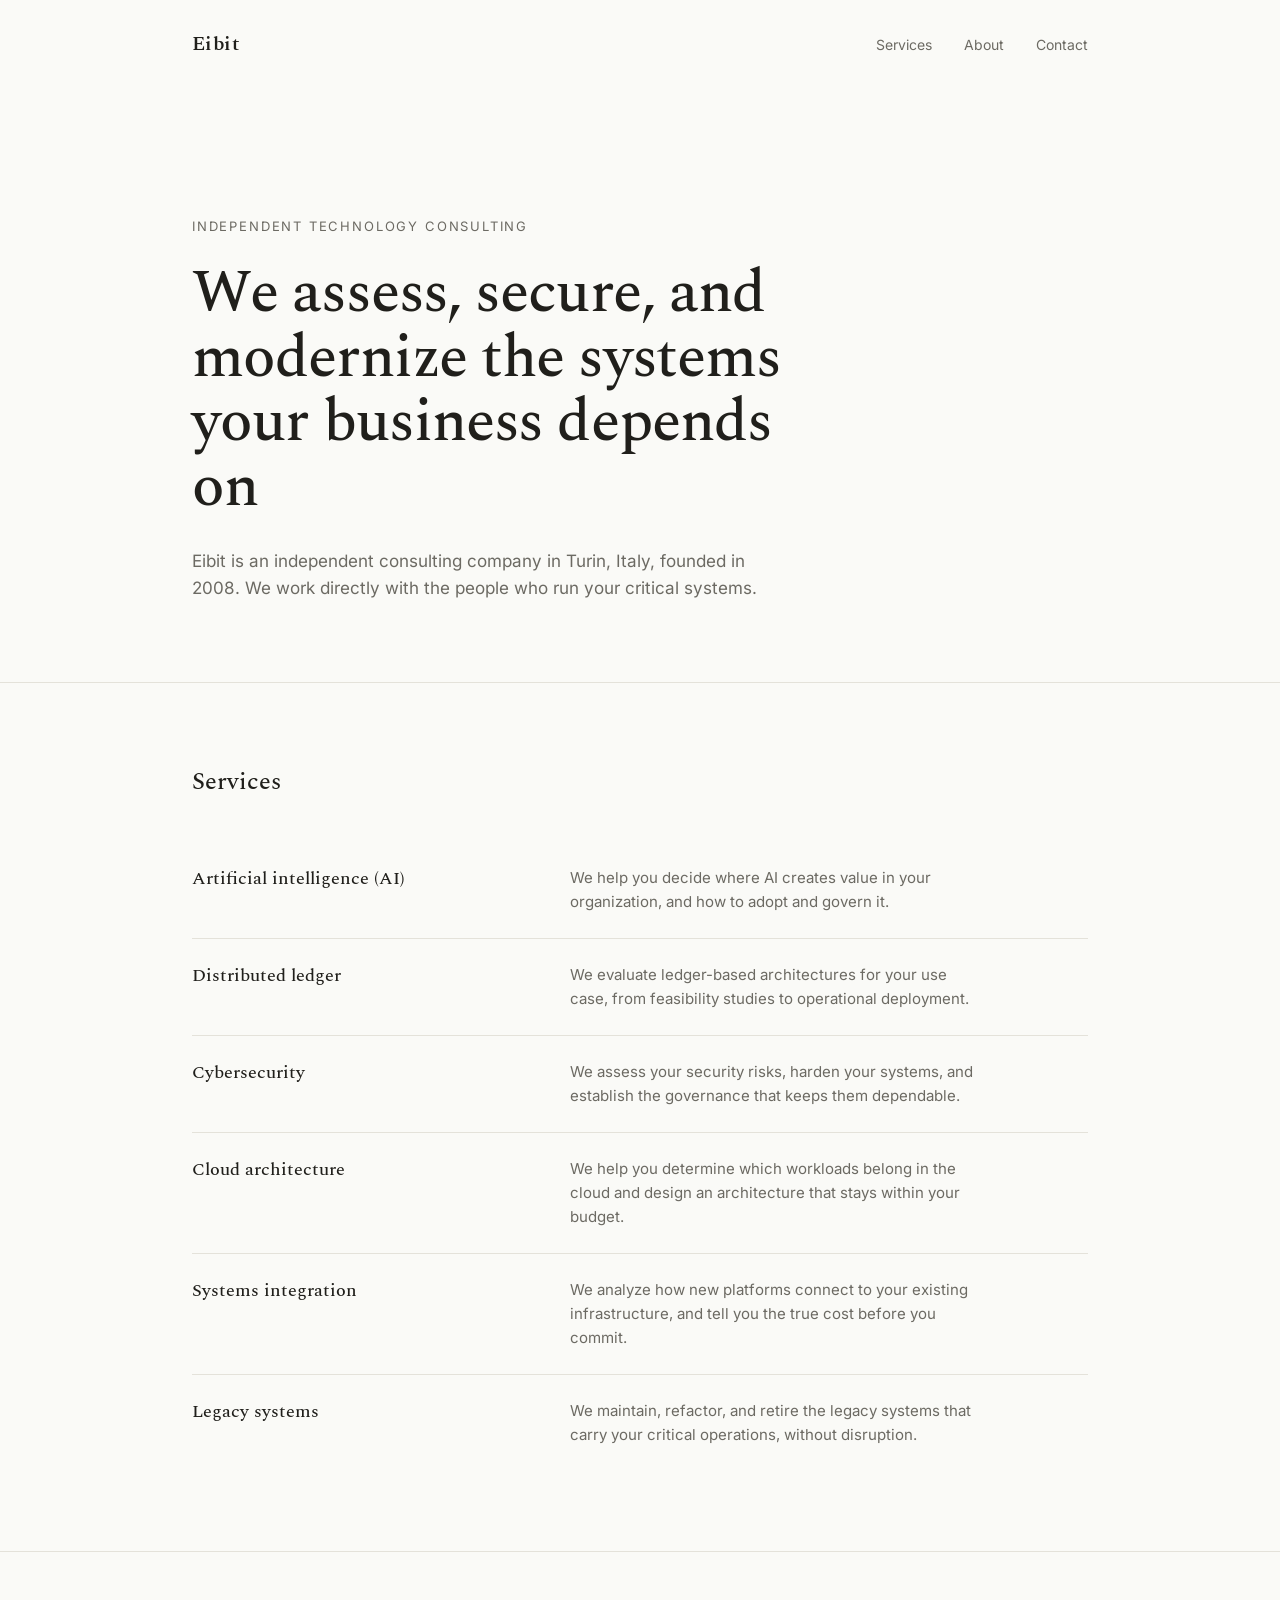
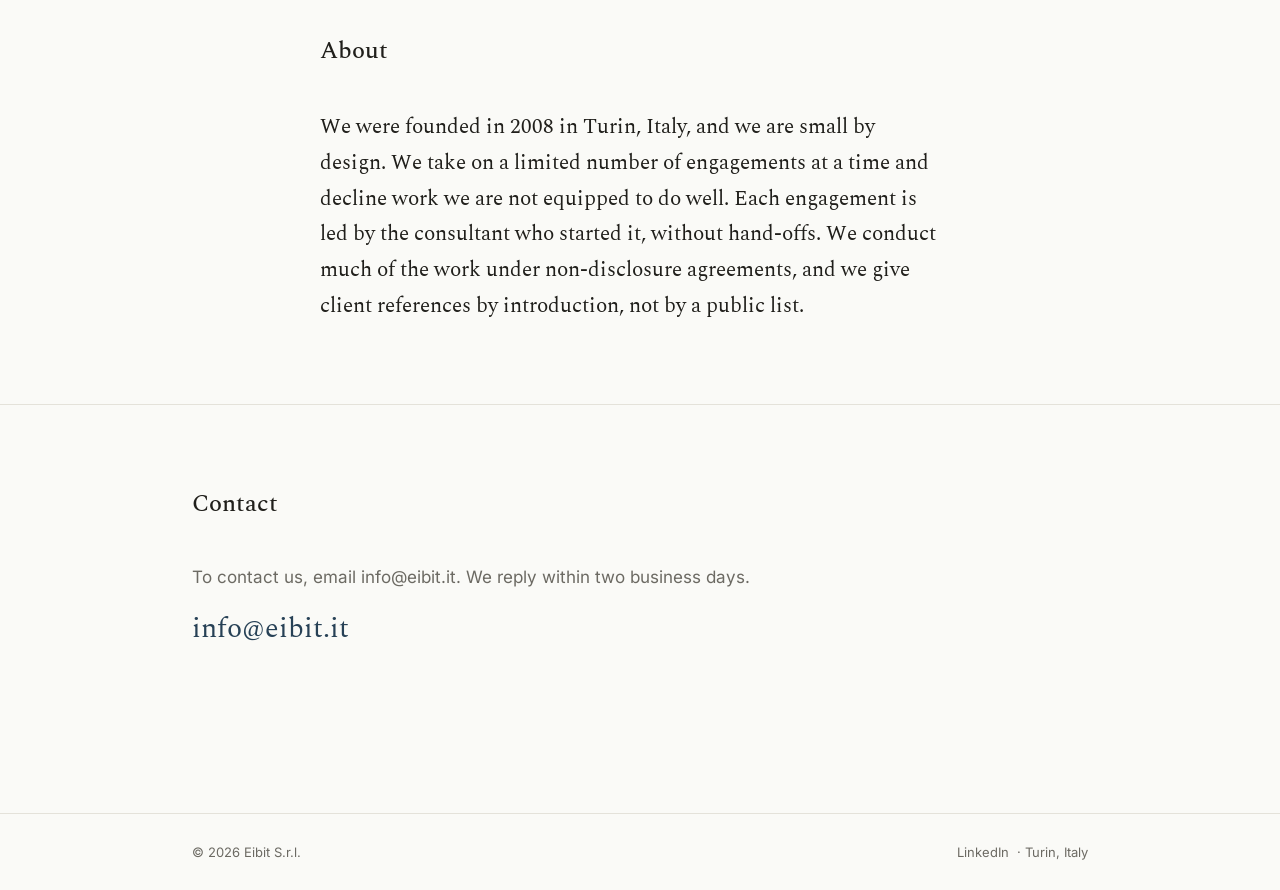
<file: index.html>
<!doctype html>
<html lang="en">
<head>
  <meta charset="utf-8">
  <meta name="viewport" content="width=device-width, initial-scale=1">
  <meta name="color-scheme" content="light">
  <meta name="theme-color" content="#fafaf7">
  <link rel="canonical" href="https://www.eibit.it/">
  <title>Eibit — Technology consulting</title>
  <meta name="description" content="Eibit is an independent technology consulting company in Turin, Italy, founded in 2008. We advise on artificial intelligence, distributed ledgers, cybersecurity, cloud architecture, systems integration, and legacy systems.">
  <meta property="og:title" content="Eibit — Technology consulting">
  <meta property="og:description" content="Eibit is an independent technology consulting company in Turin, Italy, founded in 2008. We advise on artificial intelligence, distributed ledgers, cybersecurity, cloud architecture, systems integration, and legacy systems.">
  <meta property="og:type" content="website">
  <meta property="og:url" content="https://www.eibit.it/">
  <meta property="og:site_name" content="Eibit S.r.l.">
  <meta property="og:image" content="https://www.eibit.it/og-image.png">
  <meta property="og:image:width" content="1200">
  <meta property="og:image:height" content="630">
  <meta name="twitter:card" content="summary_large_image">
  <meta name="twitter:title" content="Eibit — Technology consulting">
  <meta name="twitter:description" content="Eibit is an independent technology consulting company in Turin, Italy, founded in 2008. We advise on artificial intelligence, distributed ledgers, cybersecurity, cloud architecture, systems integration, and legacy systems.">
  <meta name="twitter:image" content="https://www.eibit.it/og-image.png">
  <link rel="icon" href="data:image/svg+xml,%3Csvg xmlns='http://www.w3.org/2000/svg' viewBox='0 0 64 64'%3E%3Crect width='64' height='64' fill='%23201F1B'/%3E%3Ctext x='32' y='44' font-family='Georgia, serif' font-size='36' fill='%23FAFAF7' text-anchor='middle'%3EE%3C/text%3E%3C/svg%3E">
  <link rel="stylesheet" href="fonts.css">
  <link rel="stylesheet" href="styles.css">
</head>
<body>

  <a class="skip-link" href="#top">Skip to content</a>

  <header class="site-header">
    <div class="wrap header-inner">
      <a class="wordmark" href="#top">Eibit</a>
      <nav aria-label="Primary">
        <ul>
          <li><a href="#services">Services</a></li>
          <li><a href="#about">About</a></li>
          <li><a href="#contact">Contact</a></li>
        </ul>
      </nav>
    </div>
  </header>

  <main id="top">

    <section class="hero">
      <div class="wrap">
        <p class="eyebrow">Independent technology consulting</p>
        <h1>We assess, secure, and modernize the systems your business depends on</h1>
        <p class="lede">
          Eibit is an independent consulting company in Turin, Italy,
          founded in 2008. We work directly with the people who run
          your critical systems.
        </p>
      </div>
    </section>

    <section id="services" aria-labelledby="services-title">
      <div class="wrap">
        <h2 id="services-title" class="section-title">Services</h2>
        <ul class="services">
          <li>
            <h3>Artificial intelligence (AI)</h3>
            <p>We help you decide where AI creates value in your organization, and how to adopt and govern it.</p>
          </li>
          <li>
            <h3>Distributed ledger</h3>
            <p>We evaluate ledger-based architectures for your use case, from feasibility studies to operational deployment.</p>
          </li>
          <li>
            <h3>Cybersecurity</h3>
            <p>We assess your security risks, harden your systems, and establish the governance that keeps them dependable.</p>
          </li>
          <li>
            <h3>Cloud architecture</h3>
            <p>We help you determine which workloads belong in the cloud and design an architecture that stays within your budget.</p>
          </li>
          <li>
            <h3>Systems integration</h3>
            <p>We analyze how new platforms connect to your existing infrastructure, and tell you the true cost before you commit.</p>
          </li>
          <li>
            <h3>Legacy systems</h3>
            <p>We maintain, refactor, and retire the legacy systems that carry your critical operations, without disruption.</p>
          </li>
        </ul>
      </div>
    </section>

    <section id="about" aria-labelledby="about-title">
      <div class="wrap narrow">
        <h2 id="about-title" class="section-title">About</h2>
        <p class="about-body">
          We were founded in 2008 in Turin, Italy, and we are small
          by design. We take on a limited number of engagements at a
          time and decline work we are not equipped to do well. Each
          engagement is led by the consultant who started it, without
          hand-offs. We conduct much of the work under
          non-disclosure agreements, and we give client references by
          introduction, not by a public list.
        </p>
      </div>
    </section>

    <section id="contact" aria-labelledby="contact-title">
      <div class="wrap">
        <h2 id="contact-title" class="section-title">Contact</h2>
        <p class="lede">To contact us, email info@eibit.it. We reply within two business days.</p>
        <a class="mailto" href="mailto:info@eibit.it">info@eibit.it</a>
      </div>
    </section>

  </main>

  <footer class="site-footer">
    <div class="wrap footer-inner">
      <p>© 2026 Eibit S.r.l.</p>
      <p>
        <a href="https://www.linkedin.com/company/eibit" target="_blank" rel="noopener">LinkedIn</a>
        <span aria-hidden="true">&nbsp;·&nbsp;</span>Turin, Italy
      </p>
    </div>
  </footer>

</body>
</html>
</file>
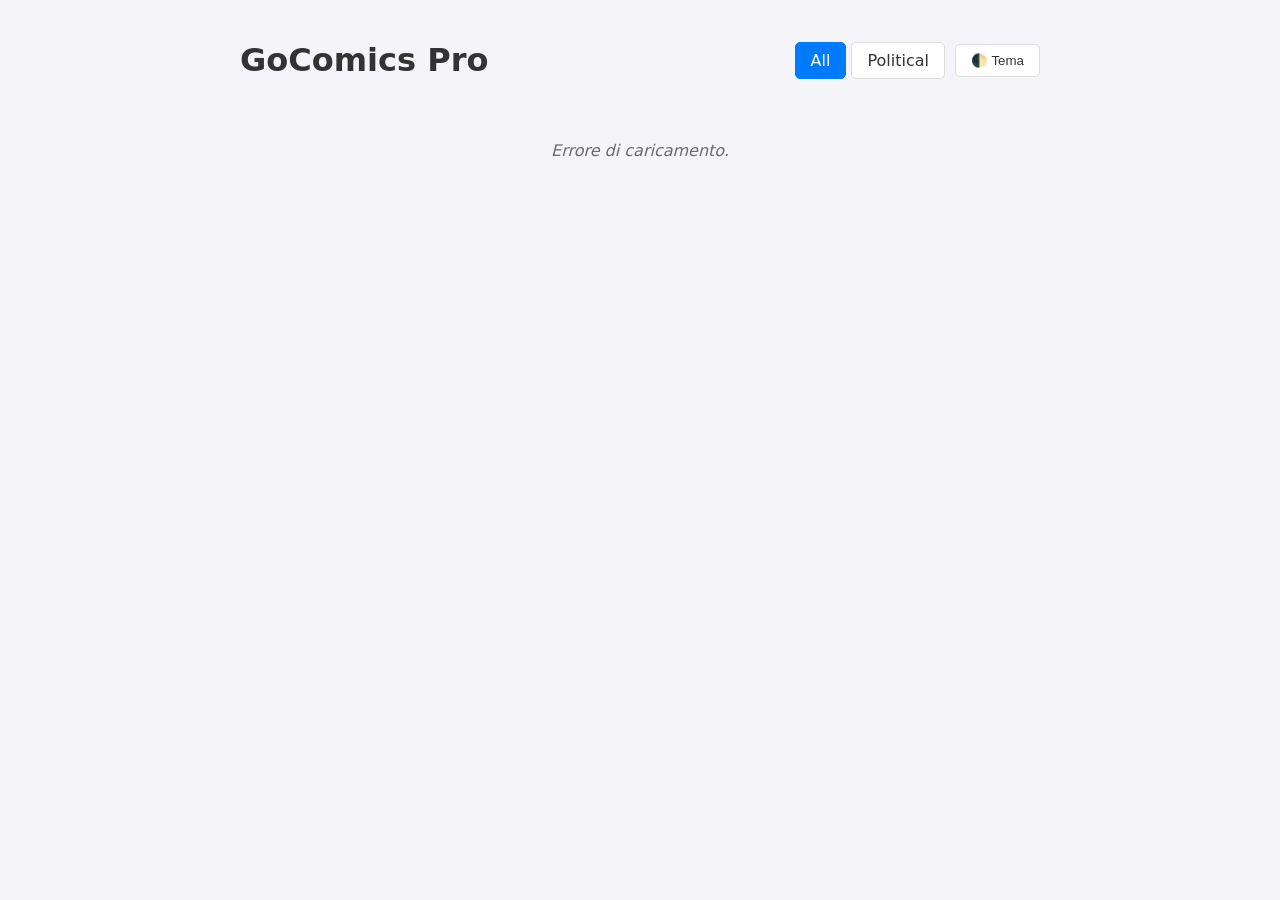
<file: comics.html>
<!DOCTYPE html>
<html lang="it">
<head>
    <meta charset="UTF-8">
    <meta name="viewport" content="width=device-width, initial-scale=1.0">
    <title>GoComics Pro Viewer</title>
    <style>
        /* Variabili per i Temi */
        :root {
            --bg-color: #f4f4f9;
            --card-bg: #ffffff;
            --text-color: #333333;
            --accent-color: #007bff;
            --border-color: #dddddd;
            --star-color: #ccc;
            --star-active: #ffc107;
        }

        [data-theme="dark"] {
            --bg-color: #121212;
            --card-bg: #1e1e1e;
            --text-color: #e0e0e0;
            --accent-color: #4dabff;
            --border-color: #333333;
        }

        body {
            font-family: 'Segoe UI', system-ui, sans-serif;
            background-color: var(--bg-color);
            color: var(--text-color);
            margin: 0;
            padding: 20px;
            transition: background-color 0.3s, color 0.3s;
            display: flex;
            flex-direction: column;
            align-items: center;
        }

        header {
            width: 100%;
            max-width: 800px;
            display: flex;
            justify-content: space-between;
            align-items: center;
            margin-bottom: 20px;
        }

        .controls {
            display: flex;
            gap: 10px;
            align-items: center;
        }

        .page-selector {
            display: flex;
            gap: 5px;
        }

        .page-selector a {
            padding: 8px 15px;
            border-radius: 5px;
            border: 1px solid var(--border-color);
            background: var(--card-bg);
            color: var(--text-color);
            cursor: pointer;
        }

        .page-selector a.active {
            background: var(--accent-color);
            color: #fff;
            border-color: var(--accent-color);
        }

	a, a:visited, a:hover, a:active { 
		color: inherit;
		text-decoration: none;
	}

        button {
            padding: 8px 15px;
            cursor: pointer;
            border-radius: 5px;
            border: 1px solid var(--border-color);
            background: var(--card-bg);
            color: var(--text-color);
        }

        #comic-container {
            width: 100%;
            max-width: 800px;
        }

        .comic-card {
            background: var(--card-bg);
            margin-bottom: 30px;
            padding: 20px;
            border-radius: 12px;
            box-shadow: 0 4px 10px rgba(0,0,0,0.2);
            text-align: center;
            border: 1px solid var(--border-color);
        }

        .card-header {
            display: flex;
            justify-content: center;
            align-items: center;
            gap: 15px;
            margin-bottom: 15px;
        }

        .comic-slug {
            font-weight: bold;
            font-size: 1.3rem;
            color: var(--accent-color);
            text-transform: uppercase;
        }

        .fav-btn {
            background: none;
            border: none;
            font-size: 1.5rem;
            color: var(--star-color);
            cursor: pointer;
            transition: transform 0.2s;
            padding: 0;
        }

        .fav-btn.active { color: var(--star-active); }
        .fav-btn:hover { transform: scale(1.2); }

        .ban-btn {
            background: none;
            border: none;
            font-size: 1.5rem;
            cursor: pointer;
            transition: transform 0.2s;
            padding: 0;
            opacity: 0.3;
        }

        .ban-btn:hover { transform: scale(1.2); opacity: 1; }

        #footer {
            width: 100%;
            max-width: 800px;
            text-align: center;
            margin: 10px 0 30px;
        }

        .comic-image {
            max-width: 100%;
            height: auto;
            border-radius: 4px;
        }

        .status-msg { margin: 20px; font-style: italic; opacity: 0.7; }
    </style>
</head>
<body data-theme="light">

    <header>
        <h1>GoComics Pro</h1>
        <div class="controls">
            <div class="page-selector">
                <a href="comics.html" class="active">All</a>
                <a href="political.html">Political</a>
            </div>
            <button onclick="toggleDarkMode()">🌓 Tema</button>
        </div>
    </header>

    <div id="status" class="status-msg">Inizializzazione...</div>
    <div id="comic-container"></div>
    <div id="footer"></div>

    <script>
        const API_FEATURES = 'https://www.gocomics.com/api/service/v1/features';
        const API_ASSET_BASE = 'https://www.gocomics.com/api/service/v2/assets/recent/';

	const TODAY = new Date(); // Cattura la data e l'ora attuale del sistema
	// Fino alle 10 UTC mostra i fumetti del giorno precedente; dalle 10 UTC quelli di oggi
	const BEFORE_10_UTC = TODAY.getUTCHours() < 10;
	const VIEW_DATE = new Date(TODAY);
	VIEW_DATE.setDate(TODAY.getDate() - (BEFORE_10_UTC ? 1 : 0));
	VIEW_DATE.setHours(0, 0, 0, 0); // Mezzanotte locale del giorno di riferimento
	const VIEW_END = new Date(VIEW_DATE);
	VIEW_END.setDate(VIEW_END.getDate() + 1); // Fine del giorno di riferimento

        let favorites = JSON.parse(localStorage.getItem('comic-favs')) || [];
        let blacklist = JSON.parse(localStorage.getItem('comic-blacklist')) || [];

        // Inizializzazione Tema
        if (localStorage.getItem('theme') === 'dark') {
            document.body.setAttribute('data-theme', 'dark');
        }

        function toggleDarkMode() {
            const current = document.body.getAttribute('data-theme');
            const next = current === 'light' ? 'dark' : 'light';
            document.body.setAttribute('data-theme', next);
            localStorage.setItem('theme', next);
        }

        function banComic(slug, cardElement) {
            blacklist.push(slug);
            localStorage.setItem('comic-blacklist', JSON.stringify(blacklist));
            cardElement.remove();
        }

        function clearBlacklist() {
            blacklist = [];
            localStorage.removeItem('comic-blacklist');
            location.reload();
        }

        function toggleFavorite(slug, btnElement) {
            if (favorites.includes(slug)) {
                favorites = favorites.filter(s => s !== slug);
                btnElement.classList.remove('active');
            } else {
                favorites.push(slug);
                btnElement.classList.add('active');
            }
            localStorage.setItem('comic-favs', JSON.stringify(favorites));
        }

        const MAX_CONCURRENT = 12;

        async function fetchWithConcurrency(items, limit, fn) {
            const results = new Array(items.length);
            let next = 0;
            async function worker() {
                while (next < items.length) {
                    const i = next++;
                    results[i] = await fn(items[i]);
                }
            }
            await Promise.all(Array.from({ length: Math.min(limit, items.length) }, () => worker()));
            return results;
        }

        function renderComicCard(slug, asset, container) {
            const isFav = favorites.includes(slug);
            const card = document.createElement('div');
            card.className = 'comic-card';
            card.innerHTML = `
                <div class="card-header">
                    <button class="fav-btn ${isFav ? 'active' : ''}"
                            onclick="toggleFavorite('${slug}', this)">★</button>
                    <span class="comic-slug"><a href='artist.html?slug=${slug}' target="_blank">${slug}</a></span>
                    <button class="ban-btn" onclick="banComic('${slug}', this.closest('.comic-card'))" title="Escludi">🚫</button>
                </div>
                <div style="font-size: 0.8rem; color: #888; margin-bottom: 8px;">Data Originale: ${new Date(asset.originalDate).toLocaleDateString()}</div>
                <img class="comic-image" src="${asset.url}" alt="${slug}" loading="lazy">
            `;
            container.appendChild(card);
        }

        async function init() {
            const container = document.getElementById('comic-container');
            const status = document.getElementById('status');

            try {
                const response = await fetch(API_FEATURES);
                let features = await response.json();

                // --- ORDINAMENTO AVANZATO ---
                // Filtra gli esclusi
                features = features.filter(item => !blacklist.includes(item.slug));

                // 1. Ordine alfabetico base
                features.sort((a, b) => a.slug.localeCompare(b.slug));

                // 2. Sposta i preferiti in alto
                features.sort((a, b) => {
                    const aFav = favorites.includes(a.slug);
                    const bFav = favorites.includes(b.slug);
                    return (aFav === bFav) ? 0 : aFav ? -1 : 1;
                });

                const slugs = features.map(item => item.slug);
                const DAY_LABEL = BEFORE_10_UTC ? ' (giorno precedente)' : '';
                let loaded = 0;
                status.innerText = `Caricamento fumetti${DAY_LABEL}: 0/${slugs.length}...`;

                // Caricamento parallelo con limite di concorrenza
                const assetsBySlug = await fetchWithConcurrency(slugs, MAX_CONCURRENT, async (slug) => {
                    try {
                        const res = await fetch(`${API_ASSET_BASE}${slug}`);
                        if (!res.ok) return null;
                        return await res.json();
                    } catch (err) {
                        return null;
                    } finally {
                        loaded++;
                        status.innerText = `Caricamento fumetti${DAY_LABEL}: ${loaded}/${slugs.length}...`;
                    }
                });

                // Render in ordine (preferiti in alto, poi alfabetico)
                assetsBySlug.forEach((assets, i) => {
                    if (!assets || assets.length === 0) return;
                    const asset = assets[0];
                    const assetDate = new Date(asset.originalDate);
                    if (asset.isRerun || assetDate < VIEW_DATE || assetDate >= VIEW_END) return;
                    renderComicCard(slugs[i], asset, container);
                });

                status.innerText = "Feed aggiornato.";
                if (blacklist.length > 0) {
                    document.getElementById('footer').innerHTML =
                        `<button onclick="clearBlacklist()">↩ Riammetti tutti gli esclusi (${blacklist.length})</button>`;
                }
            } catch (error) {
                status.innerText = "Errore di caricamento.";
            }
        }

        init();
    </script>
</body>
</html>
</file>
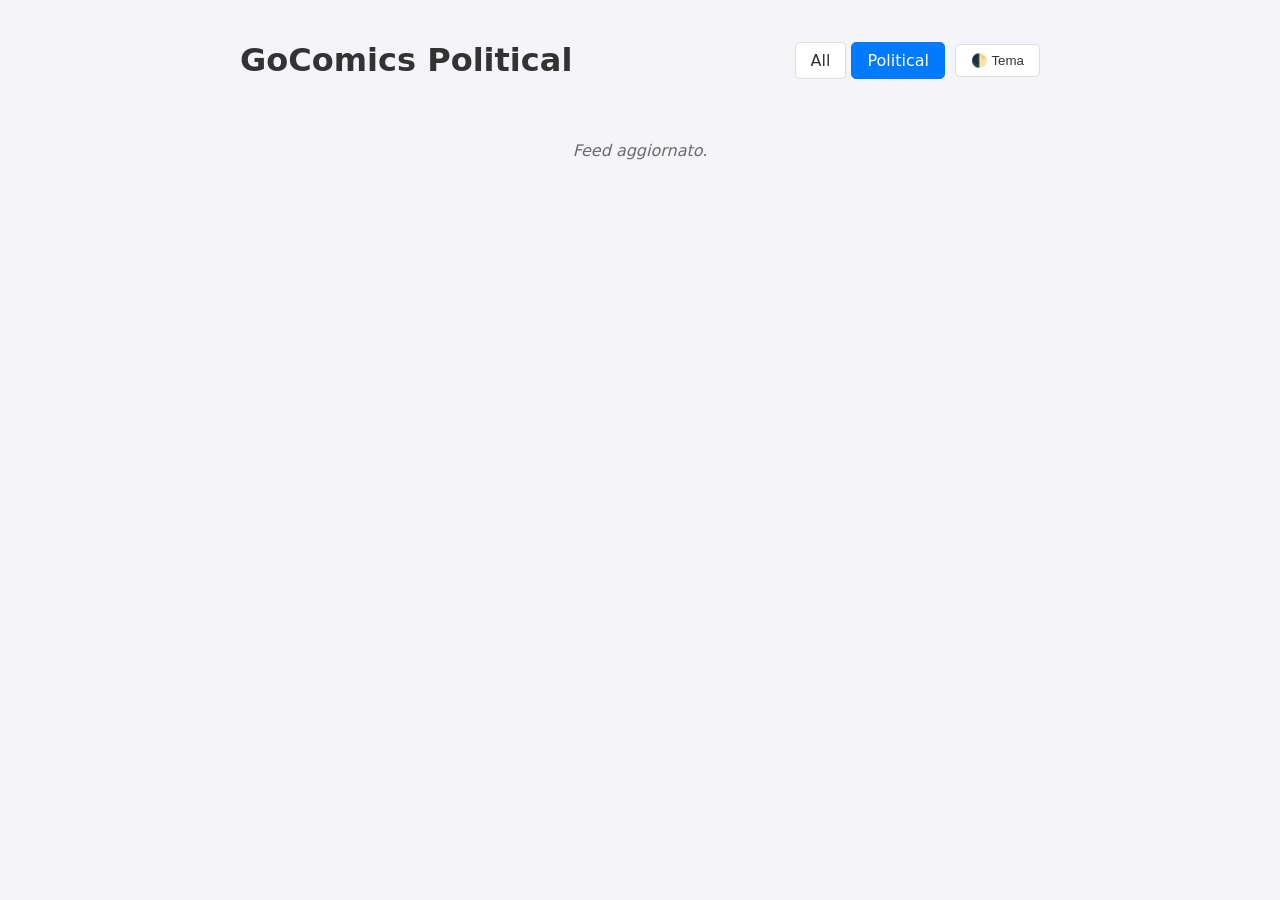
<file: political.html>
<!DOCTYPE html>
<html lang="it">
<head>
    <meta charset="UTF-8">
    <meta name="viewport" content="width=device-width, initial-scale=1.0">
    <title>GoComics Political</title>
    <style>
        /* Variabili per i Temi */
        :root {
            --bg-color: #f4f4f9;
            --card-bg: #ffffff;
            --text-color: #333333;
            --accent-color: #007bff;
            --border-color: #dddddd;
            --star-color: #ccc;
            --star-active: #ffc107;
        }

        [data-theme="dark"] {
            --bg-color: #121212;
            --card-bg: #1e1e1e;
            --text-color: #e0e0e0;
            --accent-color: #4dabff;
            --border-color: #333333;
        }

        body {
            font-family: 'Segoe UI', system-ui, sans-serif;
            background-color: var(--bg-color);
            color: var(--text-color);
            margin: 0;
            padding: 20px;
            transition: background-color 0.3s, color 0.3s;
            display: flex;
            flex-direction: column;
            align-items: center;
        }

        header {
            width: 100%;
            max-width: 800px;
            display: flex;
            justify-content: space-between;
            align-items: center;
            margin-bottom: 20px;
        }

        .controls {
            display: flex;
            gap: 10px;
            align-items: center;
        }

        a, a:visited, a:hover, a:active {
            color: inherit;
            text-decoration: none;
        }

        button {
            padding: 8px 15px;
            cursor: pointer;
            border-radius: 5px;
            border: 1px solid var(--border-color);
            background: var(--card-bg);
            color: var(--text-color);
        }

        .page-selector {
            display: flex;
            gap: 5px;
        }

        .page-selector a {
            padding: 8px 15px;
            border-radius: 5px;
            border: 1px solid var(--border-color);
            background: var(--card-bg);
            color: var(--text-color);
            cursor: pointer;
        }

        .page-selector a.active {
            background: var(--accent-color);
            color: #fff;
            border-color: var(--accent-color);
        }

        #comic-container {
            width: 100%;
            max-width: 800px;
        }

        .comic-card {
            background: var(--card-bg);
            margin-bottom: 30px;
            padding: 20px;
            border-radius: 12px;
            box-shadow: 0 4px 10px rgba(0,0,0,0.2);
            text-align: center;
            border: 1px solid var(--border-color);
        }

        .card-header {
            display: flex;
            justify-content: center;
            align-items: center;
            gap: 15px;
            margin-bottom: 15px;
        }

        .comic-slug {
            font-weight: bold;
            font-size: 1.3rem;
            color: var(--accent-color);
            text-transform: uppercase;
        }

        .fav-btn {
            background: none;
            border: none;
            font-size: 1.5rem;
            color: var(--star-color);
            cursor: pointer;
            transition: transform 0.2s;
            padding: 0;
        }

        .fav-btn.active { color: var(--star-active); }
        .fav-btn:hover { transform: scale(1.2); }

        .ban-btn {
            background: none;
            border: none;
            font-size: 1.5rem;
            cursor: pointer;
            transition: transform 0.2s;
            padding: 0;
            opacity: 0.3;
        }

        .ban-btn:hover { transform: scale(1.2); opacity: 1; }

        #footer {
            width: 100%;
            max-width: 800px;
            text-align: center;
            margin: 10px 0 30px;
        }

        .comic-image {
            max-width: 100%;
            height: auto;
            border-radius: 4px;
        }

        .status-msg { margin: 20px; font-style: italic; opacity: 0.7; }
    </style>
</head>
<body data-theme="light">

    <header>
        <h1>GoComics Political</h1>
        <div class="controls">
            <div class="page-selector">
                <a href="comics.html">All</a>
                <a href="political.html" class="active">Political</a>
            </div>
            <button onclick="toggleDarkMode()">🌓 Tema</button>
        </div>
    </header>

    <div id="status" class="status-msg">Inizializzazione...</div>
    <div id="comic-container"></div>
    <div id="footer"></div>

    <script>
        const API_ASSET_BASE = 'https://www.gocomics.com/api/service/v2/assets/recent/';

        const TODAY = new Date();
        // Fino alle 10 UTC mostra i fumetti del giorno precedente; dalle 10 UTC quelli di oggi
        const BEFORE_10_UTC = TODAY.getUTCHours() < 10;
        const VIEW_DATE = new Date(TODAY);
        VIEW_DATE.setDate(TODAY.getDate() - (BEFORE_10_UTC ? 1 : 0));
        VIEW_DATE.setHours(0, 0, 0, 0); // Mezzanotte locale del giorno di riferimento
        const VIEW_END = new Date(VIEW_DATE);
        VIEW_END.setDate(VIEW_END.getDate() + 1); // Fine del giorno di riferimento

        // Embedded political comics list (deduplicated)
        const POLITICAL_SLUGS = [...new Set(`algoodwyn
bill-bramhall
bobgorrell
brian-mcfadden
chipbok
chrisbritt
claybennett
clayjones
danasummers
doonesbury
drewsheneman
eric-allie
garymarkstein
garyvarvel
henrypayne
jackohman
jeffdanziger
jeffstahler
jen-sorensen
jimmorin
joe-heller
joelpett
joey-weatherford
johndeering
kal
kevin-necessary-editorial-cartoons
laloalcaraz
lisabenson
m2bulls
marshallramsey
matt-bors
mattdavies
mattwuerker
michaelramirez
mike-beckom
mike-lester
mikeluckovich
nickanderson
patoliphant
pedroxmolina
phil-hands
rebecca-hendin
robert-ariail
robrogers
scottstantis
stevebenson
stevebreen
stevekelley
ted-rall
think
tim-campbell
tomthedancingbug
tomtoles
two-party-opera
viewsafrica
viewsamerica
viewsasia
viewsbusiness
viewseurope
viewslatinamerica
viewsmideast
viewsoftheworld
walthandelsman
political-cartoons`.trim().split('\n').map(s => s.trim()).filter(Boolean))];

        let favorites = JSON.parse(localStorage.getItem('comic-favs')) || [];
        let blacklist = JSON.parse(localStorage.getItem('comic-blacklist')) || [];

        if (localStorage.getItem('theme') === 'dark') {
            document.body.setAttribute('data-theme', 'dark');
        }

        function toggleDarkMode() {
            const current = document.body.getAttribute('data-theme');
            const next = current === 'light' ? 'dark' : 'light';
            document.body.setAttribute('data-theme', next);
            localStorage.setItem('theme', next);
        }

        function banComic(slug, cardElement) {
            blacklist.push(slug);
            localStorage.setItem('comic-blacklist', JSON.stringify(blacklist));
            cardElement.remove();
        }

        function clearBlacklist() {
            blacklist = [];
            localStorage.removeItem('comic-blacklist');
            location.reload();
        }

        function toggleFavorite(slug, btnElement) {
            if (favorites.includes(slug)) {
                favorites = favorites.filter(s => s !== slug);
                btnElement.classList.remove('active');
            } else {
                favorites.push(slug);
                btnElement.classList.add('active');
            }
            localStorage.setItem('comic-favs', JSON.stringify(favorites));
        }

        const MAX_CONCURRENT = 12;

        async function fetchWithConcurrency(items, limit, fn) {
            const results = new Array(items.length);
            let next = 0;
            async function worker() {
                while (next < items.length) {
                    const i = next++;
                    results[i] = await fn(items[i]);
                }
            }
            await Promise.all(Array.from({ length: Math.min(limit, items.length) }, () => worker()));
            return results;
        }

        function renderComicCard(slug, asset, container) {
            const isFav = favorites.includes(slug);
            const card = document.createElement('div');
            card.className = 'comic-card';
            card.innerHTML = `
                <div class="card-header">
                    <button class="fav-btn ${isFav ? 'active' : ''}"
                            onclick="toggleFavorite('${slug}', this)">★</button>
                    <span class="comic-slug"><a href='artist.html?slug=${slug}' target="_blank">${slug}</a></span>
                    <button class="ban-btn" onclick="banComic('${slug}', this.closest('.comic-card'))" title="Escludi">🚫</button>
                </div>
                <div style="font-size: 0.8rem; color: #888; margin-bottom: 8px;">Data Originale: ${new Date(asset.originalDate).toLocaleDateString()}</div>
                <img class="comic-image" src="${asset.url}" alt="${slug}" loading="lazy">
            `;
            container.appendChild(card);
        }

        async function init() {
            const container = document.getElementById('comic-container');
            const status = document.getElementById('status');

            // Sort: favorites first, then alphabetical (excluding blacklisted)
            const slugs = [...POLITICAL_SLUGS].filter(s => !blacklist.includes(s)).sort((a, b) => a.localeCompare(b));
            slugs.sort((a, b) => {
                const aFav = favorites.includes(a);
                const bFav = favorites.includes(b);
                return (aFav === bFav) ? 0 : aFav ? -1 : 1;
            });

            const DAY_LABEL = BEFORE_10_UTC ? ' (giorno precedente)' : '';
            let loaded = 0;
            status.innerText = `Caricamento fumetti politici${DAY_LABEL}: 0/${slugs.length}...`;

            try {
                // Caricamento parallelo con limite di concorrenza
                const assetsBySlug = await fetchWithConcurrency(slugs, MAX_CONCURRENT, async (slug) => {
                    try {
                        const res = await fetch(`${API_ASSET_BASE}${slug}`);
                        if (!res.ok) return null;
                        return await res.json();
                    } catch (err) {
                        return null;
                    } finally {
                        loaded++;
                        status.innerText = `Caricamento fumetti politici${DAY_LABEL}: ${loaded}/${slugs.length}...`;
                    }
                });

                // Render in ordine (preferiti in alto, poi alfabetico)
                assetsBySlug.forEach((assets, i) => {
                    if (!assets || assets.length === 0) return;
                    const asset = assets[0];
                    const assetDate = new Date(asset.originalDate);
                    if (asset.isRerun || assetDate < VIEW_DATE || assetDate >= VIEW_END) return;
                    renderComicCard(slugs[i], asset, container);
                });

                status.innerText = "Feed aggiornato.";
                if (blacklist.length > 0) {
                    document.getElementById('footer').innerHTML =
                        `<button onclick="clearBlacklist()">↩ Riammetti tutti gli esclusi (${blacklist.length})</button>`;
                }
            } catch (error) {
                status.innerText = "Errore di caricamento.";
            }
        }

        init();
    </script>
</body>
</html>
</file>
<file: fonts.css>
/* Font locali: Inter (400, 500) e Spectral (400, 500, 600), subset latin e
   latin-ext. File in /fonts/, scaricati da Google Fonts (woff2).
   Inter è servito come font variabile: gli stessi file coprono i pesi 400 e 500. */

/* latin-ext */
@font-face {
  font-family: 'Inter';
  font-style: normal;
  font-weight: 400;
  font-display: swap;
  src: url(fonts/inter-latin-ext.woff2) format('woff2');
  unicode-range: U+0100-02BA, U+02BD-02C5, U+02C7-02CC, U+02CE-02D7, U+02DD-02FF, U+0304, U+0308, U+0329, U+1D00-1DBF, U+1E00-1E9F, U+1EF2-1EFF, U+2020, U+20A0-20AB, U+20AD-20C4, U+2113, U+2C60-2C7F, U+A720-A7FF;
}
/* latin */
@font-face {
  font-family: 'Inter';
  font-style: normal;
  font-weight: 400;
  font-display: swap;
  src: url(fonts/inter-latin.woff2) format('woff2');
  unicode-range: U+0000-00FF, U+0131, U+0152-0153, U+02BB-02BC, U+02C6, U+02DA, U+02DC, U+0304, U+0308, U+0329, U+2000-206F, U+20AC, U+2122, U+2191, U+2193, U+2212, U+2215, U+FEFF, U+FFFD;
}
/* latin-ext */
@font-face {
  font-family: 'Inter';
  font-style: normal;
  font-weight: 500;
  font-display: swap;
  src: url(fonts/inter-latin-ext.woff2) format('woff2');
  unicode-range: U+0100-02BA, U+02BD-02C5, U+02C7-02CC, U+02CE-02D7, U+02DD-02FF, U+0304, U+0308, U+0329, U+1D00-1DBF, U+1E00-1E9F, U+1EF2-1EFF, U+2020, U+20A0-20AB, U+20AD-20C4, U+2113, U+2C60-2C7F, U+A720-A7FF;
}
/* latin */
@font-face {
  font-family: 'Inter';
  font-style: normal;
  font-weight: 500;
  font-display: swap;
  src: url(fonts/inter-latin.woff2) format('woff2');
  unicode-range: U+0000-00FF, U+0131, U+0152-0153, U+02BB-02BC, U+02C6, U+02DA, U+02DC, U+0304, U+0308, U+0329, U+2000-206F, U+20AC, U+2122, U+2191, U+2193, U+2212, U+2215, U+FEFF, U+FFFD;
}

/* latin-ext */
@font-face {
  font-family: 'Spectral';
  font-style: normal;
  font-weight: 400;
  font-display: swap;
  src: url(fonts/spectral-400-latin-ext.woff2) format('woff2');
  unicode-range: U+0100-02BA, U+02BD-02C5, U+02C7-02CC, U+02CE-02D7, U+02DD-02FF, U+0304, U+0308, U+0329, U+1D00-1DBF, U+1E00-1E9F, U+1EF2-1EFF, U+2020, U+20A0-20AB, U+20AD-20C4, U+2113, U+2C60-2C7F, U+A720-A7FF;
}
/* latin */
@font-face {
  font-family: 'Spectral';
  font-style: normal;
  font-weight: 400;
  font-display: swap;
  src: url(fonts/spectral-400-latin.woff2) format('woff2');
  unicode-range: U+0000-00FF, U+0131, U+0152-0153, U+02BB-02BC, U+02C6, U+02DA, U+02DC, U+0304, U+0308, U+0329, U+2000-206F, U+20AC, U+2122, U+2191, U+2193, U+2212, U+2215, U+FEFF, U+FFFD;
}
/* latin-ext */
@font-face {
  font-family: 'Spectral';
  font-style: normal;
  font-weight: 500;
  font-display: swap;
  src: url(fonts/spectral-500-latin-ext.woff2) format('woff2');
  unicode-range: U+0100-02BA, U+02BD-02C5, U+02C7-02CC, U+02CE-02D7, U+02DD-02FF, U+0304, U+0308, U+0329, U+1D00-1DBF, U+1E00-1E9F, U+1EF2-1EFF, U+2020, U+20A0-20AB, U+20AD-20C4, U+2113, U+2C60-2C7F, U+A720-A7FF;
}
/* latin */
@font-face {
  font-family: 'Spectral';
  font-style: normal;
  font-weight: 500;
  font-display: swap;
  src: url(fonts/spectral-500-latin.woff2) format('woff2');
  unicode-range: U+0000-00FF, U+0131, U+0152-0153, U+02BB-02BC, U+02C6, U+02DA, U+02DC, U+0304, U+0308, U+0329, U+2000-206F, U+20AC, U+2122, U+2191, U+2193, U+2212, U+2215, U+FEFF, U+FFFD;
}
/* latin-ext */
@font-face {
  font-family: 'Spectral';
  font-style: normal;
  font-weight: 600;
  font-display: swap;
  src: url(fonts/spectral-600-latin-ext.woff2) format('woff2');
  unicode-range: U+0100-02BA, U+02BD-02C5, U+02C7-02CC, U+02CE-02D7, U+02DD-02FF, U+0304, U+0308, U+0329, U+1D00-1DBF, U+1E00-1E9F, U+1EF2-1EFF, U+2020, U+20A0-20AB, U+20AD-20C4, U+2113, U+2C60-2C7F, U+A720-A7FF;
}
/* latin */
@font-face {
  font-family: 'Spectral';
  font-style: normal;
  font-weight: 600;
  font-display: swap;
  src: url(fonts/spectral-600-latin.woff2) format('woff2');
  unicode-range: U+0000-00FF, U+0131, U+0152-0153, U+02BB-02BC, U+02C6, U+02DA, U+02DC, U+0304, U+0308, U+0329, U+2000-206F, U+20AC, U+2122, U+2191, U+2193, U+2212, U+2215, U+FEFF, U+FFFD;
}
</file>
<file: styles.css>
/* Eibit — static homepage
   Palette and typography are defined as custom properties:
   adjust the values below to rebrand the whole page. */

:root {
  --bg: #fafaf7;
  --ink: #201f1b;
  --muted: #6c6a63;
  --hairline: #e4e2da;
  --accent: #274156;

  --serif: "Spectral", "Iowan Old Style", Georgia, "Times New Roman", serif;
  --sans: "Inter", system-ui, -apple-system, "Segoe UI", Helvetica, Arial, sans-serif;
}

* {
  box-sizing: border-box;
  margin: 0;
}

html {
  scroll-behavior: smooth;
}

body {
  background: var(--bg);
  color: var(--ink);
  font-family: var(--sans);
  font-size: 1rem;
  line-height: 1.6;
  -webkit-font-smoothing: antialiased;
  text-rendering: optimizeLegibility;
}

::selection {
  background: var(--accent);
  color: var(--bg);
}

a:focus-visible {
  outline: 2px solid var(--accent);
  outline-offset: 3px;
}

/* Visually hidden until focused */
.skip-link {
  position: absolute;
  left: -9999px;
  top: 0;
  background: var(--ink);
  color: var(--bg);
  padding: 0.5rem 1rem;
  font-size: 0.875rem;
  text-decoration: none;
  z-index: 10;
}

.skip-link:focus {
  position: fixed;
  top: 1rem;
  left: 1rem;
}

.wrap {
  max-width: 62rem;
  margin-inline: auto;
  padding-inline: clamp(1.5rem, 5vw, 3rem);
}

.wrap.narrow {
  max-width: 46rem;
}

/* ---------- header ---------- */

.site-header {
  padding-block: 1.75rem;
}

.header-inner {
  display: flex;
  align-items: baseline;
  justify-content: space-between;
  gap: 1rem;
}

.wordmark {
  font-family: var(--serif);
  font-size: 1.25rem;
  font-weight: 600;
  letter-spacing: 0.02em;
  color: var(--ink);
  text-decoration: none;
}

.site-header nav ul {
  display: flex;
  gap: 2rem;
  list-style: none;
  padding: 0;
}

.site-header nav a {
  font-size: 0.875rem;
  color: var(--muted);
  text-decoration: none;
  transition: color 120ms ease;
}

.site-header nav a:hover,
.site-header nav a:focus-visible {
  color: var(--ink);
}

/* ---------- hero ---------- */

.hero {
  padding-block: clamp(4rem, 12vw, 8rem) clamp(3rem, 8vw, 5rem);
}

.eyebrow {
  font-size: 0.8125rem;
  letter-spacing: 0.14em;
  text-transform: uppercase;
  color: var(--muted);
  margin-bottom: 1.5rem;
}

h1 {
  font-family: var(--serif);
  font-weight: 500;
  font-size: clamp(2.5rem, 5.5vw, 3.75rem);
  line-height: 1.08;
  letter-spacing: -0.015em;
  max-width: 20ch;
}

.lede {
  margin-top: 1.75rem;
  max-width: 52ch;
  color: var(--muted);
  font-size: 1.0625rem;
}

/* ---------- sections ---------- */

#services,
#about,
#contact {
  padding-block: clamp(3rem, 7vw, 5rem);
  border-top: 1px solid var(--hairline);
}

.section-title {
  font-family: var(--serif);
  font-weight: 500;
  font-size: 1.5rem;
  margin-bottom: 2.5rem;
}

/* ---------- services ---------- */

.services {
  list-style: none;
  padding: 0;
}

.services li {
  display: grid;
  grid-template-columns: minmax(0, 1fr) minmax(0, 1.5fr);
  gap: 0.75rem 2rem;
  padding-block: 1.5rem;
  border-top: 1px solid var(--hairline);
}

.services li:first-child {
  border-top: 0;
}

.services h3 {
  font-family: var(--serif);
  font-weight: 500;
  font-size: 1.125rem;
  line-height: 1.4;
}

.services p {
  color: var(--muted);
  font-size: 0.9375rem;
  max-width: 46ch;
}

/* ---------- about ---------- */

.about-body {
  font-family: var(--serif);
  font-size: clamp(1.125rem, 2vw, 1.3125rem);
  line-height: 1.7;
  max-width: 56ch;
}

/* ---------- contact ---------- */

.mailto {
  display: inline-block;
  margin-top: 1rem;
  font-family: var(--serif);
  font-size: clamp(1.375rem, 3vw, 1.75rem);
  color: var(--accent);
  text-decoration: none;
  border-bottom: 1px solid transparent;
  transition: border-color 120ms ease;
}

.mailto:hover,
.mailto:focus-visible {
  border-bottom-color: var(--accent);
}

/* ---------- footer ---------- */

.site-footer {
  margin-top: clamp(3rem, 7vw, 5rem);
  padding-block: 1.75rem;
  border-top: 1px solid var(--hairline);
}

.footer-inner {
  display: flex;
  justify-content: space-between;
  gap: 1rem;
  font-size: 0.8125rem;
  color: var(--muted);
}

.site-footer a {
  color: var(--muted);
  text-decoration: none;
  transition: color 120ms ease;
}

.site-footer a:hover,
.site-footer a:focus-visible {
  color: var(--ink);
}

/* ---------- responsive ---------- */

@media (max-width: 44rem) {
  .services li {
    grid-template-columns: 1fr;
    gap: 0.375rem;
  }
}

@media (prefers-reduced-motion: reduce) {
  html {
    scroll-behavior: auto;
  }

  * {
    transition: none !important;
  }
}
</file>
